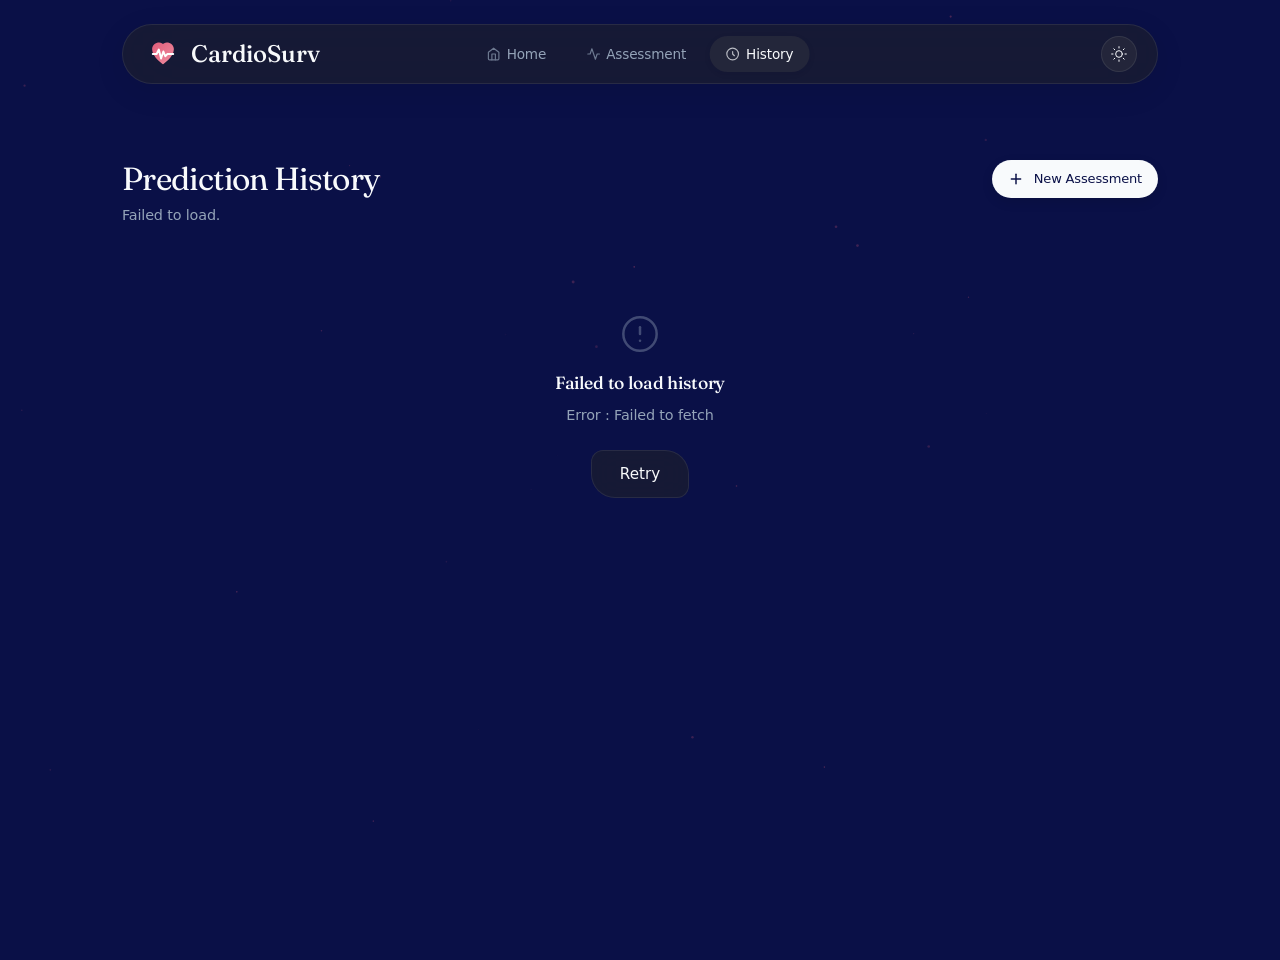
<file: frontend/history.html>
<!DOCTYPE html>
<html lang="en">
<head>
<meta charset="UTF-8">
<meta name="viewport" content="width=device-width, initial-scale=1.0">
<title>CardioSurv — History</title>
<link rel="icon" type="image/svg+xml" href="data:image/svg+xml,%3Csvg xmlns='http://www.w3.org/2000/svg' viewBox='0 0 100 100'%3E%3Cpath d='M50 82C50 82 16 59 16 35C16 22 27 14 38 14C44 14 50 19 50 19C50 19 56 14 62 14C73 14 84 22 84 35C84 59 50 82 50 82Z' fill='%23e05c7a'/%3E%3Cpolyline points='18,50 30,50 37,36 44,64 51,42 57,57 64,50 82,50' fill='none' stroke='white' stroke-width='5' stroke-linecap='round' stroke-linejoin='round'/%3E%3C/svg%3E">
<link rel="stylesheet" href="css/styles.css">
<script src="js/api.js" defer></script>
<style>
  /* Table tweaks */
  .risk-dot { width:8px;height:8px;border-radius:50%;display:inline-block;margin-right:5px;vertical-align:middle; }
  .risk-dot.low    { background:var(--risk-low); }
  .risk-dot.medium { background:var(--risk-med); }
  .risk-dot.high   { background:var(--risk-high); }

  tbody tr { cursor:pointer; }

  /* Modal detail grid */
  .detail-grid { display:grid;grid-template-columns:1fr 1fr;gap:12px; }
  @media(max-width:480px){ .detail-grid{grid-template-columns:1fr;} }
  .detail-item { background:var(--surface2);border-radius:var(--r);padding:12px 14px; }
  .detail-key { font-size:10px;font-weight:700;text-transform:uppercase;letter-spacing:0.09em;color:var(--muted2);margin-bottom:4px; }
  .detail-val { font-size:14px;font-weight:600;color:var(--text); }
  .modal-section-title {
    font-size:11px;font-weight:700;text-transform:uppercase;letter-spacing:0.1em;
    color:var(--accent2);margin:1.25rem 0 10px;
    padding-bottom:7px;border-bottom:1px solid var(--border2);
  }

  .modal-loading { display:flex;align-items:center;justify-content:center;padding:3rem;gap:10px;color:var(--muted2);font-size:13px; }

  /* Stats bar above table */
  .stats-row { display:flex;gap:12px;margin-bottom:1.25rem;flex-wrap:wrap; }
  .stat-pill {
    display:flex;align-items:center;gap:7px;padding:7px 14px;
    background:var(--surface);border:1px solid var(--border2);border-radius:99px;font-size:12px;font-weight:600;
    backdrop-filter:blur(16px);-webkit-backdrop-filter:blur(16px);
  }
  .stat-pill .dot { width:8px;height:8px;border-radius:50%; }

  .null-val { color:var(--muted);font-style:italic;font-weight:400;font-size:12px; }
</style>
</head>
<body>

<canvas id="bg-canvas"></canvas>
<div class="bg-glow"></div>

<!-- Topbar -->
<nav class="topbar">
  <a class="topbar-logo" href="index.html">
    <div class="topbar-logo-icon">
      <svg width="32" height="32" viewBox="0 0 100 100" fill="none">
        <path d="M50 82C50 82 16 59 16 35C16 22 27 14 38 14C44 14 50 19 50 19C50 19 56 14 62 14C73 14 84 22 84 35C84 59 50 82 50 82Z" fill="url(#hg)"/>
        <polyline points="18,50 30,50 37,36 44,64 51,42 57,57 64,50 82,50" fill="none" stroke="white" stroke-width="6" stroke-linecap="round" stroke-linejoin="round"/>
        <defs><linearGradient id="hg" x1="16" y1="14" x2="84" y2="82" gradientUnits="userSpaceOnUse"><stop stop-color="#e05c7a"/><stop offset="1" stop-color="#f08da0"/></linearGradient></defs>
      </svg>
    </div>
    <span class="topbar-logo-name">CardioSurv</span>
  </a>
  <div class="topbar-nav">
    <a href="index.html">
      <svg viewBox="0 0 24 24" fill="none" stroke="currentColor" stroke-width="2" stroke-linecap="round" stroke-linejoin="round"><path d="M3 9l9-7 9 7v11a2 2 0 0 1-2 2H5a2 2 0 0 1-2-2z"/><polyline points="9 22 9 12 15 12 15 22"/></svg>
      Home
    </a>
    <a href="predict.html">
      <svg viewBox="0 0 24 24" fill="none" stroke="currentColor" stroke-width="2" stroke-linecap="round" stroke-linejoin="round"><path d="M22 12h-4l-3 9L9 3l-3 9H2"/></svg>
      Assessment
    </a>
    <a href="history.html" class="active">
      <svg viewBox="0 0 24 24" fill="none" stroke="currentColor" stroke-width="2" stroke-linecap="round" stroke-linejoin="round"><path d="M12 8v4l3 3"/><circle cx="12" cy="12" r="10"/></svg>
      History
    </a>
  </div>
  <div class="topbar-actions">
    <button class="theme-btn" onclick="toggleTheme()" title="Toggle theme">
      <svg viewBox="0 0 24 24" fill="none" stroke="currentColor" stroke-width="2" stroke-linecap="round" stroke-linejoin="round"><circle cx="12" cy="12" r="5"/><line x1="12" y1="1" x2="12" y2="3"/><line x1="12" y1="21" x2="12" y2="23"/><line x1="4.22" y1="4.22" x2="5.64" y2="5.64"/><line x1="18.36" y1="18.36" x2="19.78" y2="19.78"/><line x1="1" y1="12" x2="3" y2="12"/><line x1="21" y1="12" x2="23" y2="12"/><line x1="4.22" y1="19.78" x2="5.64" y2="18.36"/><line x1="18.36" y1="5.64" x2="19.78" y2="4.22"/></svg>
    </button>
  </div>
</nav>

<!-- Main -->
<div class="inner-page">
  <div class="container-lg">

    <div class="section-header" style="display:flex;align-items:flex-start;justify-content:space-between;flex-wrap:wrap;gap:12px;">
      <div>
        <h1 class="section-title">Prediction History</h1>
        <p class="section-sub" id="history-sub">Loading records…</p>
      </div>
      <a href="predict.html" class="btn btn-primary" style="font-size:13px;padding:9px 16px;">
        <svg width="14" height="14" viewBox="0 0 24 24" fill="none" stroke="currentColor" stroke-width="2.2" stroke-linecap="round" stroke-linejoin="round"><line x1="12" y1="5" x2="12" y2="19"/><line x1="5" y1="12" x2="19" y2="12"/></svg>
        New Assessment
      </a>
    </div>

    <!-- Stats pills -->
    <div class="stats-row" id="stats-row" style="display:none;"></div>

    <!-- Loading state -->
    <div id="table-loading" style="text-align:center;padding:3rem;color:var(--muted2);">
      <div style="display:inline-flex;align-items:center;gap:10px;">
        <div class="spin" style="width:20px;height:20px;border:2px solid var(--border2);border-top-color:var(--accent);border-radius:50%;animation:spin 0.7s linear infinite;flex-shrink:0;"></div>
        <span style="font-size:13px;">Fetching history…</span>
      </div>
    </div>

    <!-- Empty state -->
    <div id="empty-state" class="empty-state" style="display:none;">
      <svg viewBox="0 0 24 24" fill="none" stroke="currentColor" stroke-width="1.5" stroke-linecap="round" stroke-linejoin="round"><path d="M12 8v4l3 3"/><circle cx="12" cy="12" r="10"/></svg>
      <h3>No predictions yet</h3>
      <p>Run a patient assessment to see results here.</p>
      <a href="predict.html" class="btn btn-primary" style="margin-top:1.5rem;">Start Assessment</a>
    </div>

    <!-- Error state -->
    <div id="error-state" class="empty-state" style="display:none;">
      <svg viewBox="0 0 24 24" fill="none" stroke="currentColor" stroke-width="1.5" stroke-linecap="round" stroke-linejoin="round"><circle cx="12" cy="12" r="10"/><line x1="12" y1="8" x2="12" y2="12"/><line x1="12" y1="16" x2="12.01" y2="16"/></svg>
      <h3>Failed to load history</h3>
      <p id="error-msg">Could not connect to the API.</p>
      <button class="btn btn-secondary" style="margin-top:1.5rem;" onclick="loadPage(currentPage)">Retry</button>
    </div>

    <!-- Table -->
    <div id="table-wrap" style="display:none;">
      <div class="card" style="overflow:hidden;padding:0;">
        <div class="table-wrap">
          <table>
            <thead>
              <tr>
                <th>Date</th>
                <th>Patient ID</th>
                <th>Risk</th>
                <th>Confidence</th>
                <th>Branch</th>
                <th>Intervention</th>
                <th>Survival Improvement</th>
              </tr>
            </thead>
            <tbody id="history-tbody"></tbody>
          </table>
        </div>
      </div>
      <!-- Pagination -->
      <div class="pagination" id="pagination"></div>
    </div>

  </div>
</div>

<!-- ── PATIENT MODAL ── -->
<div class="modal-overlay" id="modal-overlay" onclick="closeModal(event)">
  <div class="modal" role="dialog" aria-labelledby="modal-title-text" aria-modal="true">
    <div class="modal-header">
      <div>
        <div class="modal-title" id="modal-title-text">Patient Record</div>
        <div style="font-size:11px;color:var(--muted2);margin-top:2px;font-family:monospace;" id="modal-patient-id"></div>
      </div>
      <button class="modal-close" onclick="closeModalDirect()" aria-label="Close">
        <svg viewBox="0 0 24 24" fill="none" stroke="currentColor" stroke-width="2" stroke-linecap="round" stroke-linejoin="round"><line x1="18" y1="6" x2="6" y2="18"/><line x1="6" y1="6" x2="18" y2="18"/></svg>
      </button>
    </div>
    <div class="modal-body" id="modal-body">
      <div class="modal-loading">
        <div class="spin" style="width:20px;height:20px;border:2px solid var(--border2);border-top-color:var(--accent);border-radius:50%;animation:spin 0.7s linear infinite;flex-shrink:0;"></div>
        Loading patient record…
      </div>
    </div>
  </div>
</div>


<script>
// Theme
(function(){ const s = localStorage.getItem('cardiosurv-theme'); if (s === 'light') document.body.classList.add('light'); })();
function toggleTheme() { const l = document.body.classList.toggle('light'); localStorage.setItem('cardiosurv-theme', l ? 'light' : 'dark'); }

// Particle canvas
(function(){
  const canvas = document.getElementById('bg-canvas');
  const ctx = canvas.getContext('2d');
  let W, H, particles = [];
  function resize() { W = canvas.width = window.innerWidth; H = canvas.height = window.innerHeight; }
  resize();
  window.addEventListener('resize', resize);
  for (let i = 0; i < 30; i++) {
    particles.push({ x: Math.random()*1000, y: Math.random()*1000, r: Math.random()*1.2+0.3, vx: (Math.random()-0.5)*0.10, vy: (Math.random()-0.5)*0.10, o: Math.random()*0.3+0.04 });
  }
  function draw() {
    ctx.clearRect(0, 0, W, H);
    particles.forEach(p => {
      p.x += p.vx; p.y += p.vy;
      if (p.x < 0) p.x = W; if (p.x > W) p.x = 0;
      if (p.y < 0) p.y = H; if (p.y > H) p.y = 0;
      ctx.beginPath(); ctx.arc(p.x, p.y, p.r, 0, Math.PI*2);
      ctx.fillStyle = `rgba(224,92,122,${p.o})`; ctx.fill();
    });
    requestAnimationFrame(draw);
  }
  draw();
})();

// ── STATE ────────────────────────────────────────────────────
let currentPage = 1;
let totalPages  = 1;

// ── HELPERS ──────────────────────────────────────────────────
function pct(v) { return v != null ? Math.round(v * 100) + '%' : '<span class="null-val">—</span>'; }
function fmtDate(iso) {
  if (!iso) return '—';
  return new Date(iso).toLocaleString(undefined, { year:'numeric', month:'short', day:'numeric', hour:'2-digit', minute:'2-digit' });
}
function shortId(id) { return id ? id.slice(0,8) + '…' : '—'; }
function riskDot(cat) {
  const cls = cat ? cat.toLowerCase() : '';
  return `<span class="risk-dot ${cls}"></span>${cat || '—'}`;
}
function improvementBadge(v) {
  if (v == null) return '<span class="null-val">—</span>';
  const pv = Math.round(v * 100);
  const color = pv > 0 ? 'var(--green)' : 'var(--muted2)';
  return `<span style="color:${color};font-weight:700;">${pv > 0 ? '+' : ''}${pv}%</span>`;
}
function nullVal(v) {
  if (v == null || v === '') return '<span class="null-val">—</span>';
  return String(v);
}

// ── LOAD PAGE ────────────────────────────────────────────────
async function loadPage(page) {
  currentPage = page;
  document.getElementById('table-loading').style.display = 'block';
  document.getElementById('table-wrap').style.display    = 'none';
  document.getElementById('empty-state').style.display   = 'none';
  document.getElementById('error-state').style.display   = 'none';
  document.getElementById('stats-row').style.display     = 'none';

  try {
    const data = await getHistory(page);
    document.getElementById('table-loading').style.display = 'none';

    if (!data.items || data.items.length === 0) {
      document.getElementById('empty-state').style.display = 'block';
      document.getElementById('history-sub').textContent   = 'No records found.';
      return;
    }

    document.getElementById('history-sub').textContent =
      `${data.total} record${data.total !== 1 ? 's' : ''} · Page ${data.page} of ${Math.ceil(data.total / data.size)}`;
    totalPages = Math.ceil(data.total / data.size);

    buildStats(data.items);

    const tbody = document.getElementById('history-tbody');
    tbody.innerHTML = '';
    data.items.forEach(item => {
      const tr = document.createElement('tr');
      tr.innerHTML = `
        <td style="white-space:nowrap;font-size:12px;">${fmtDate(item.created_at)}</td>
        <td style="font-family:monospace;font-size:11px;color:var(--muted2);" title="${item.patient_id}">${shortId(item.patient_id)}</td>
        <td>${riskDot(item.risk_category)}</td>
        <td>${item.confidence != null ? Math.round(item.confidence * 100) + '%' : '<span class="null-val">—</span>'}</td>
        <td>${nullVal(item.branch)}</td>
        <td style="max-width:180px;overflow:hidden;text-overflow:ellipsis;white-space:nowrap;" title="${item.intervention_type||''}">${nullVal(item.intervention_type)}</td>
        <td>${improvementBadge(item.survival_improvement)}</td>
      `;
      tr.addEventListener('click', () => openPatientModal(item.patient_id));
      tbody.appendChild(tr);
    });

    renderPagination(data.page, totalPages);

    document.getElementById('table-wrap').style.display = 'block';
    document.getElementById('stats-row').style.display  = 'flex';

  } catch(err) {
    document.getElementById('table-loading').style.display = 'none';
    document.getElementById('error-state').style.display   = 'block';
    document.getElementById('error-msg').textContent = `Error ${err.status || ''}: ${err.message}`;
    document.getElementById('history-sub').textContent = 'Failed to load.';
  }
}

function buildStats(items) {
  const counts = { Low:0, Medium:0, High:0 };
  items.forEach(i => { if (i.risk_category && counts[i.risk_category] !== undefined) counts[i.risk_category]++; });
  const colors = { Low:'var(--risk-low)', Medium:'var(--risk-med)', High:'var(--risk-high)' };
  const row = document.getElementById('stats-row');
  row.innerHTML = Object.entries(counts).filter(([,v])=>v>0).map(([k,v]) =>
    `<div class="stat-pill"><span class="dot" style="background:${colors[k]};"></span><span>${k}: ${v}</span></div>`
  ).join('');
}

function renderPagination(current, total) {
  const pg = document.getElementById('pagination');
  if (total <= 1) { pg.innerHTML = ''; return; }
  let html = '';
  html += `<button class="page-btn" onclick="loadPage(${current-1})" ${current===1?'disabled':''}>
    <svg width="14" height="14" viewBox="0 0 24 24" fill="none" stroke="currentColor" stroke-width="2.5" stroke-linecap="round" stroke-linejoin="round"><polyline points="15 18 9 12 15 6"/></svg>
  </button>`;
  const range = [];
  for (let i=1;i<=total;i++) {
    if (i===1||i===total||Math.abs(i-current)<=1) range.push(i);
    else if (range[range.length-1]!=='...') range.push('...');
  }
  range.forEach(p => {
    if (p==='...') html += `<span class="page-info">…</span>`;
    else html += `<button class="page-btn${p===current?' active':''}" onclick="loadPage(${p})">${p}</button>`;
  });
  html += `<button class="page-btn" onclick="loadPage(${current+1})" ${current===total?'disabled':''}>
    <svg width="14" height="14" viewBox="0 0 24 24" fill="none" stroke="currentColor" stroke-width="2.5" stroke-linecap="round" stroke-linejoin="round"><polyline points="9 18 15 12 9 6"/></svg>
  </button>`;
  pg.innerHTML = html;
}

// ── MODAL ────────────────────────────────────────────────────
async function openPatientModal(patientId) {
  const overlay = document.getElementById('modal-overlay');
  const body    = document.getElementById('modal-body');
  document.getElementById('modal-patient-id').textContent = patientId;
  body.innerHTML = `<div class="modal-loading"><div class="spin" style="width:20px;height:20px;border:2px solid var(--border2);border-top-color:var(--accent);border-radius:50%;animation:spin 0.7s linear infinite;flex-shrink:0;"></div> Loading patient record…</div>`;
  overlay.classList.add('open');
  document.body.style.overflow = 'hidden';

  try {
    const data = await getPatient(patientId);
    renderPatientModal(data);
  } catch(err) {
    body.innerHTML = `
      <div class="empty-state" style="padding:2rem;">
        <svg viewBox="0 0 24 24" fill="none" stroke="currentColor" stroke-width="1.5" stroke-linecap="round" stroke-linejoin="round" style="width:40px;height:40px;"><circle cx="12" cy="12" r="10"/><line x1="12" y1="8" x2="12" y2="12"/><line x1="12" y1="16" x2="12.01" y2="16"/></svg>
        <h3 style="font-size:15px;">Failed to load record</h3>
        <p style="font-size:12px;">${err.message}</p>
      </div>`;
  }
}

function renderPatientModal(d) {
  const body = document.getElementById('modal-body');
  let html = '';

  if (d.vitals) {
    const v = d.vitals;
    html += `<div class="modal-section-title">Vitals</div>
    <div class="detail-grid">
      ${[['Age',v.age],['Sex',v.sex],['Chest Pain',v.chest_pain_type],['Resting BP',v.resting_bp+' mmHg'],
         ['Cholesterol',v.cholesterol+' mg/dL'],['Fasting BS',v.fasting_bs],['Resting ECG',v.resting_ecg],
         ['Max HR',v.max_hr],['Exercise Angina',v.exercise_angina],['Oldpeak',v.oldpeak],['ST Slope',v.st_slope]
        ].map(([k,val])=>`<div class="detail-item"><div class="detail-key">${k}</div><div class="detail-val">${nullVal(val)}</div></div>`).join('')}
    </div>`;
  }

  if (d.predictions && d.predictions.length) {
    html += `<div class="modal-section-title">Predictions (${d.predictions.length})</div>`;
    d.predictions.forEach(p => {
      const cat = p.risk_category || '';
      const clr = {Low:'var(--risk-low)',Medium:'var(--risk-med)',High:'var(--risk-high)'}[cat]||'var(--text)';
      html += `<div class="detail-item" style="margin-bottom:8px;">
        <div style="display:flex;align-items:center;justify-content:space-between;flex-wrap:wrap;gap:6px;">
          <span style="font-size:13px;font-weight:700;color:${clr};">${cat} Risk</span>
          <span style="font-size:11px;color:var(--muted2);">${Math.round((p.confidence||0)*100)}% confidence</span>
        </div>
        <div style="font-size:11px;color:var(--muted2);margin-top:4px;">${fmtDate(p.created_at)} · ${p.model_version||''}</div>
      </div>`;
    });
  }

  if (d.recommendations && d.recommendations.length) {
    html += `<div class="modal-section-title">Recommendations (${d.recommendations.length})</div>`;
    d.recommendations.forEach(r => {
      html += `<div class="detail-item" style="margin-bottom:8px;">
        <div style="display:flex;align-items:center;justify-content:space-between;flex-wrap:wrap;gap:6px;margin-bottom:6px;">
          <span style="font-size:13px;font-weight:700;">${r.branch||'—'}</span>
          <span style="font-size:11px;background:var(--accent-dim);color:var(--accent2);padding:2px 8px;border-radius:99px;">${r.intensity||r.intensity_level||'—'}</span>
        </div>
        <div style="font-size:12px;color:var(--muted2);margin-bottom:4px;word-break:break-word;">${r.intervention_type||'—'}</div>
        <div style="display:flex;gap:12px;font-size:12px;font-weight:600;">
          <span style="color:var(--risk-high);">Without: ${pct(r.survival_without)}</span>
          <span style="color:var(--risk-low);">With: ${pct(r.survival_with)}</span>
        </div>
        ${r.grace_score!=null?`<div style="font-size:11px;color:var(--muted2);margin-top:4px;">GRACE: ${r.grace_score} · ${r.grace_risk_category||''}</div>`:''}
        ${r.bed_gy!=null?`<div style="font-size:11px;color:var(--muted2);margin-top:2px;">BED: ${r.bed_gy} Gy</div>`:''}
        <div style="font-size:10px;color:var(--muted);margin-top:4px;">${fmtDate(r.created_at)}</div>
      </div>`;
    });
  }

  if (!html) html = '<p style="color:var(--muted2);font-size:13px;">No detailed data available.</p>';
  body.innerHTML = html;
}

function closeModal(event) {
  if (event.target === document.getElementById('modal-overlay')) closeModalDirect();
}
function closeModalDirect() {
  document.getElementById('modal-overlay').classList.remove('open');
  document.body.style.overflow = '';
}
document.addEventListener('keydown', e => { if (e.key === 'Escape') closeModalDirect(); });

// ── INIT ─────────────────────────────────────────────────────
document.addEventListener('DOMContentLoaded', () => loadPage(1));
</script>
</body>
</html>
</file>
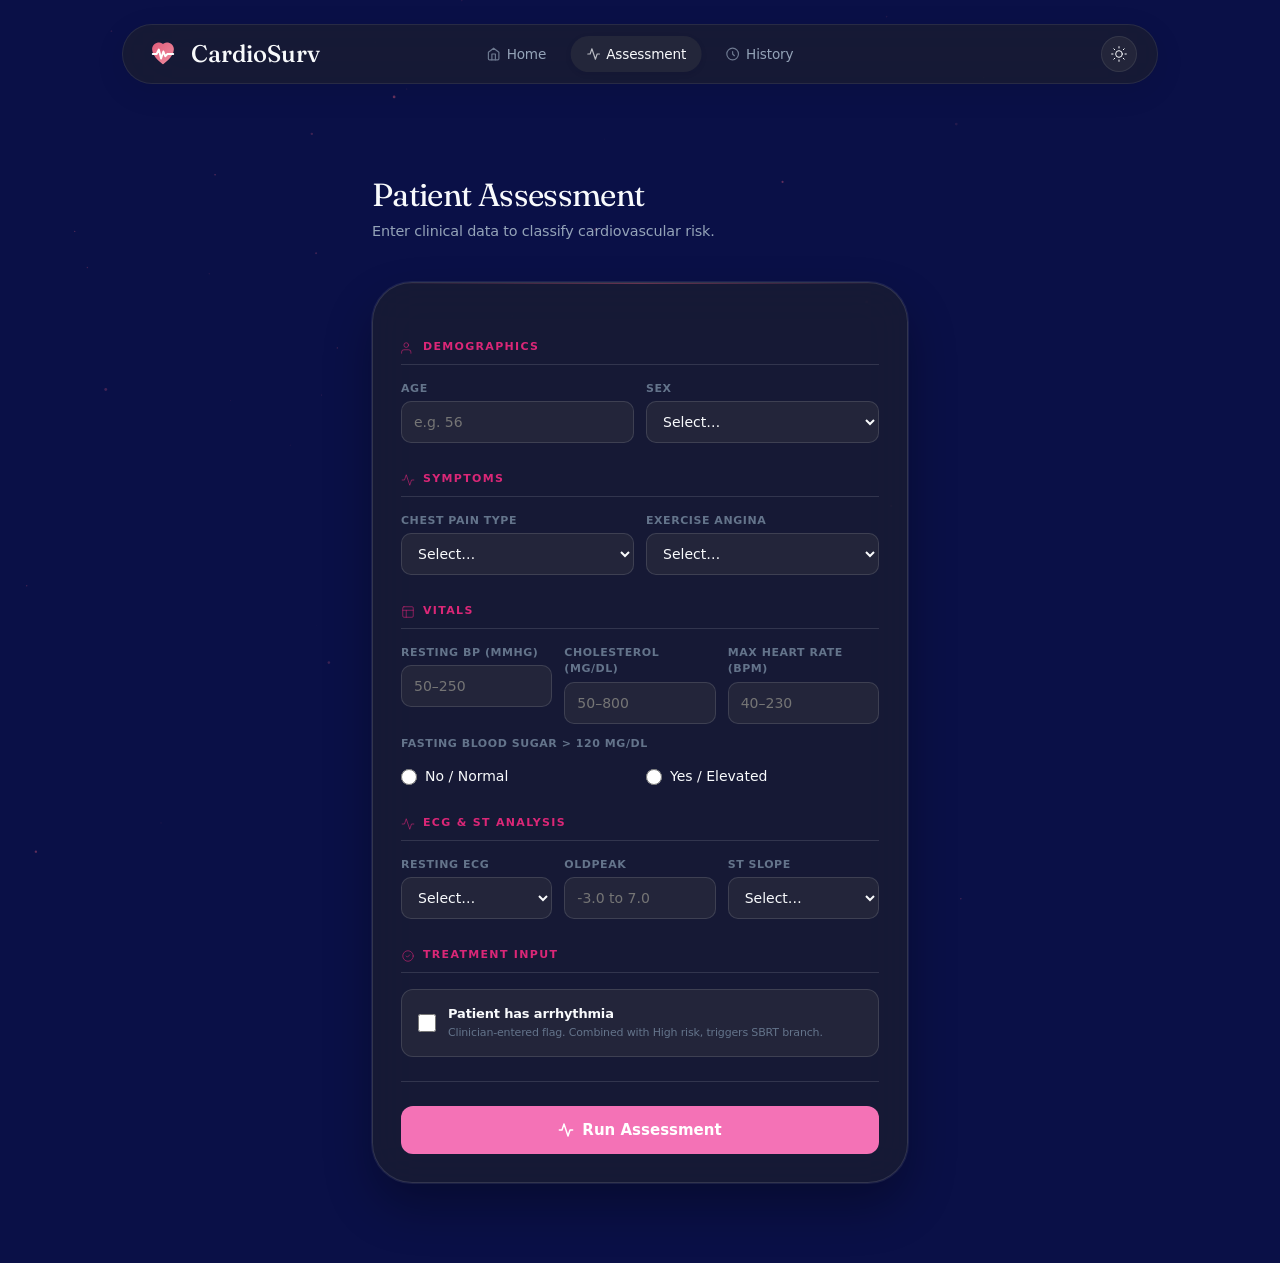
<file: frontend/predict.html>
<!DOCTYPE html>
<html lang="en">
<head>
<meta charset="UTF-8">
<meta name="viewport" content="width=device-width, initial-scale=1.0">
<title>CardioSurv — Patient Assessment</title>
<link rel="icon" type="image/svg+xml" href="data:image/svg+xml,%3Csvg xmlns='http://www.w3.org/2000/svg' viewBox='0 0 100 100'%3E%3Cpath d='M50 82C50 82 16 59 16 35C16 22 27 14 38 14C44 14 50 19 50 19C50 19 56 14 62 14C73 14 84 22 84 35C84 59 50 82 50 82Z' fill='%23e05c7a'/%3E%3Cpolyline points='18,50 30,50 37,36 44,64 51,42 57,57 64,50 82,50' fill='none' stroke='white' stroke-width='5' stroke-linecap='round' stroke-linejoin='round'/%3E%3C/svg%3E">
<link rel="stylesheet" href="css/styles.css">
<script src="js/api.js" defer></script>
<style>
  .form-section-title {
    font-size: 11px; font-weight: 700; text-transform: uppercase;
    letter-spacing: 0.12em; color: var(--accent2);
    margin: 1.75rem 0 1rem; padding-bottom: 8px;
    border-bottom: 1px solid var(--border2);
    display: flex; align-items: center; gap: 8px;
  }
  .form-section-title svg { width: 14px; height: 14px; }
  .form-card {
    background: var(--surface); border: 1px solid var(--border2);
    border-radius: var(--r-lg); padding: 1.75rem;
    position: relative; overflow: hidden;
    box-shadow: 0 0 0 1px var(--border), 0 24px 48px rgba(0,0,0,0.3);
  }
  .form-card::before {
    content:''; position:absolute; top:0;left:0;right:0; height:1px;
    background:linear-gradient(90deg,transparent,rgba(224,92,122,0.4),transparent);
  }
  .step-indicator {
    display: flex; align-items: center; gap: 0; margin-bottom: 1.75rem;
  }
  .step { display:flex;align-items:center;gap:8px;font-size:12px;font-weight:500; }
  .step-num {
    width:24px;height:24px;border-radius:50%;border:1.5px solid var(--border2);
    background:var(--surface2);color:var(--muted2);
    display:flex;align-items:center;justify-content:center;font-size:11px;font-weight:700;
  }
  .step.active .step-num { border-color:var(--accent);background:var(--accent-dim);color:var(--accent2); }
  .step.active .step-label { color:var(--text); }
  .step-label { color:var(--muted2); }
  .step-line { flex:1;height:1px;background:var(--border2);margin:0 8px; }
  .arrhythmia-row {
    background:var(--surface2);border:1px solid var(--border2);border-radius:var(--r);
    padding:14px 16px;display:flex;align-items:center;gap:12px;cursor:pointer;transition:all 0.2s;
    margin-bottom:14px;
  }
  .arrhythmia-row:hover { border-color:var(--accent);background:var(--accent-dim); }
  .arrhythmia-row input[type=checkbox] { width:18px;height:18px;accent-color:var(--accent);flex-shrink:0;cursor:pointer; }
  .arrhythmia-row .ar-text { flex:1; }
  .arrhythmia-row .ar-title { font-size:13px;font-weight:600;color:var(--text); }
  .arrhythmia-row .ar-sub { font-size:11px;color:var(--muted2);margin-top:2px; }
  .submit-area { margin-top:1.5rem;border-top:1px solid var(--border2);padding-top:1.5rem; }
  #form-error { display:none;margin-bottom:1rem; }
</style>
</head>
<body>

<canvas id="bg-canvas"></canvas>
<div class="bg-glow"></div>

<!-- Topbar -->
<nav class="topbar">
  <a class="topbar-logo" href="index.html">
    <div class="topbar-logo-icon">
      <svg width="32" height="32" viewBox="0 0 100 100" fill="none">
        <path d="M50 82C50 82 16 59 16 35C16 22 27 14 38 14C44 14 50 19 50 19C50 19 56 14 62 14C73 14 84 22 84 35C84 59 50 82 50 82Z" fill="url(#hg)"/>
        <polyline points="18,50 30,50 37,36 44,64 51,42 57,57 64,50 82,50" fill="none" stroke="white" stroke-width="6" stroke-linecap="round" stroke-linejoin="round"/>
        <defs><linearGradient id="hg" x1="16" y1="14" x2="84" y2="82" gradientUnits="userSpaceOnUse"><stop stop-color="#e05c7a"/><stop offset="1" stop-color="#f08da0"/></linearGradient></defs>
      </svg>
    </div>
    <span class="topbar-logo-name">CardioSurv</span>
  </a>
  <div class="topbar-nav">
    <a href="index.html">
      <svg viewBox="0 0 24 24" fill="none" stroke="currentColor" stroke-width="2" stroke-linecap="round" stroke-linejoin="round"><path d="M3 9l9-7 9 7v11a2 2 0 0 1-2 2H5a2 2 0 0 1-2-2z"/><polyline points="9 22 9 12 15 12 15 22"/></svg>
      Home
    </a>
    <a href="predict.html" class="active">
      <svg viewBox="0 0 24 24" fill="none" stroke="currentColor" stroke-width="2" stroke-linecap="round" stroke-linejoin="round"><path d="M22 12h-4l-3 9L9 3l-3 9H2"/></svg>
      Assessment
    </a>
    <a href="history.html">
      <svg viewBox="0 0 24 24" fill="none" stroke="currentColor" stroke-width="2" stroke-linecap="round" stroke-linejoin="round"><path d="M12 8v4l3 3"/><circle cx="12" cy="12" r="10"/></svg>
      History
    </a>
  </div>
  <div class="topbar-actions">
    <button class="theme-btn" onclick="toggleTheme()" title="Toggle theme">
      <svg viewBox="0 0 24 24" fill="none" stroke="currentColor" stroke-width="2" stroke-linecap="round" stroke-linejoin="round"><circle cx="12" cy="12" r="5"/><line x1="12" y1="1" x2="12" y2="3"/><line x1="12" y1="21" x2="12" y2="23"/><line x1="4.22" y1="4.22" x2="5.64" y2="5.64"/><line x1="18.36" y1="18.36" x2="19.78" y2="19.78"/><line x1="1" y1="12" x2="3" y2="12"/><line x1="21" y1="12" x2="23" y2="12"/><line x1="4.22" y1="19.78" x2="5.64" y2="18.36"/><line x1="18.36" y1="5.64" x2="19.78" y2="4.22"/></svg>
    </button>
  </div>
</nav>

<!-- Main -->
<div class="inner-page">
  <div class="predict-page-container">
    <div class="container">

      <div class="section-header">
        <h1 class="section-title">Patient Assessment</h1>
        <p class="section-sub">Enter clinical data to classify cardiovascular risk.</p>
      </div>

      <div class="form-card" style="width:100%;">

        <!-- ── Demographics ── -->
        <div class="form-section-title">
          <svg viewBox="0 0 24 24" fill="none" stroke="currentColor" stroke-linecap="round" stroke-linejoin="round"><path d="M17 21v-2a4 4 0 0 0-4-4H5a4 4 0 0 0-4 4v2"/><circle cx="9" cy="7" r="4"/></svg>
          Demographics
        </div>
        <div class="grid-2">
          <!-- Each field includes an error message span below the input -->
          <div class="field" id="field-age">
            <label for="age">Age</label>
            <input type="number" id="age" name="age" placeholder="e.g. 56" min="1" max="120">
            <span class="field-error-msg" id="err-age"></span>
          </div>
          <div class="field" id="field-sex">
            <label for="sex">Sex</label>
            <select id="sex" name="sex">
              <option value="">Select…</option>
              <option value="M">M — Male</option>
              <option value="F">F — Female</option>
            </select>
            <span class="field-error-msg" id="err-sex"></span>
          </div>
        </div>

        <!-- ── Symptoms ── -->
        <div class="form-section-title">
          <svg viewBox="0 0 24 24" fill="none" stroke="currentColor" stroke-linecap="round" stroke-linejoin="round"><path d="M22 12h-4l-3 9L9 3l-3 9H2"/></svg>
          Symptoms
        </div>
        <div class="grid-2">
          <div class="field" id="field-chest_pain_type">
            <label for="chest_pain_type">Chest Pain Type</label>
            <select id="chest_pain_type" name="chest_pain_type">
              <option value="">Select…</option>
              <option value="TA">TA — Typical Angina</option>
              <option value="ATA">ATA — Atypical Angina</option>
              <option value="NAP">NAP — Non-Anginal Pain</option>
              <option value="ASY">ASY — Asymptomatic</option>
            </select>
            <span class="field-error-msg" id="err-chest_pain_type"></span>
          </div>
          <div class="field" id="field-exercise_angina">
            <label for="exercise_angina">Exercise Angina</label>
            <select id="exercise_angina" name="exercise_angina">
              <option value="">Select…</option>
              <option value="N">N — No</option>
              <option value="Y">Y — Yes</option>
            </select>
            <span class="field-error-msg" id="err-exercise_angina"></span>
          </div>
        </div>

        <!-- ── Vitals ── -->
        <div class="form-section-title">
          <svg viewBox="0 0 24 24" fill="none" stroke="currentColor" stroke-linecap="round" stroke-linejoin="round"><rect x="3" y="3" width="18" height="18" rx="2"/><path d="M3 9h18M9 21V9"/></svg>
          Vitals
        </div>
        <div class="grid-3">
          <div class="field" id="field-resting_bp">
            <label for="resting_bp">Resting BP (mmHg)</label>
            <input type="number" id="resting_bp" name="resting_bp" placeholder="50–250" min="50" max="250">
            <span class="field-error-msg" id="err-resting_bp"></span>
          </div>
          <div class="field" id="field-cholesterol">
            <label for="cholesterol">Cholesterol (mg/dL)</label>
            <input type="number" id="cholesterol" name="cholesterol" placeholder="50–800" min="50" max="800">
            <span class="field-error-msg" id="err-cholesterol"></span>
          </div>
          <div class="field" id="field-max_hr">
            <label for="max_hr">Max Heart Rate (bpm)</label>
            <input type="number" id="max_hr" name="max_hr" placeholder="40–230" min="40" max="230">
            <span class="field-error-msg" id="err-max_hr"></span>
          </div>
        </div>

        <!-- Fasting Blood Sugar -->
        <div class="field" id="field-fasting_bs" style="margin-top:12px;">
          <label>Fasting Blood Sugar &gt; 120 mg/dL</label>
          <div class="grid-2" style="margin-top:4px;">
            <div class="radio-option">
              <input type="radio" id="fbs0" name="fasting_bs" value="0">
              <label for="fbs0">No / Normal</label>
            </div>
            <div class="radio-option">
              <input type="radio" id="fbs1" name="fasting_bs" value="1">
              <label for="fbs1">Yes / Elevated</label>
            </div>
          </div>
          <span class="field-error-msg" id="err-fasting_bs"></span>
        </div>

        <!-- ── ECG & ST Analysis ── -->
        <div class="form-section-title">
          <svg viewBox="0 0 24 24" fill="none" stroke="currentColor" stroke-linecap="round" stroke-linejoin="round"><polyline points="22 12 18 12 15 21 9 3 6 12 2 12"/></svg>
          ECG &amp; ST Analysis
        </div>
        <div class="grid-3">
          <div class="field" id="field-resting_ecg">
            <label for="resting_ecg">Resting ECG</label>
            <select id="resting_ecg" name="resting_ecg">
              <option value="">Select…</option>
              <option value="Normal">Normal</option>
              <option value="ST">ST — ST-T abnormality</option>
              <option value="LVH">LVH — Left ventricular hypertrophy</option>
            </select>
            <span class="field-error-msg" id="err-resting_ecg"></span>
          </div>
          <div class="field" id="field-oldpeak">
            <label for="oldpeak">Oldpeak</label>
            <input type="number" id="oldpeak" name="oldpeak" placeholder="-3.0 to 7.0" step="0.1" min="-3" max="7">
            <span class="field-error-msg" id="err-oldpeak"></span>
          </div>
          <div class="field" id="field-st_slope">
            <label for="st_slope">ST Slope</label>
            <select id="st_slope" name="st_slope">
              <option value="">Select…</option>
              <option value="Up">Up</option>
              <option value="Flat">Flat</option>
              <option value="Down">Down</option>
            </select>
            <span class="field-error-msg" id="err-st_slope"></span>
          </div>
        </div>

        <!-- ── Treatment Input ── -->
        <div class="form-section-title">
          <svg viewBox="0 0 24 24" fill="none" stroke="currentColor" stroke-linecap="round" stroke-linejoin="round"><path d="M9 12l2 2 4-4m6 2a9 9 0 11-18 0 9 9 0 0118 0z"/></svg>
          Treatment Input
        </div>
        <label class="arrhythmia-row" for="has_arrhythmia">
          <input type="checkbox" id="has_arrhythmia" name="has_arrhythmia">
          <div class="ar-text">
            <div class="ar-title">Patient has arrhythmia</div>
            <div class="ar-sub">Clinician-entered flag. Combined with High risk, triggers SBRT branch.</div>
          </div>
        </label>

        <!-- Submit -->
        <div class="submit-area">
          <div id="form-error" class="msg err"></div>
          <button id="submit-btn" onclick="handleSubmit()">
            <svg width="16" height="16" viewBox="0 0 24 24" fill="none" stroke="currentColor" stroke-width="2.2" stroke-linecap="round" stroke-linejoin="round"><path d="M22 12h-4l-3 9L9 3l-3 9H2"/></svg>
            Run Assessment
          </button>
        </div>

      </div><!-- /form-card -->
    </div><!-- /container -->
  </div><!-- /predict-page-container -->
</div><!-- /inner-page -->


<script>
// Theme
(function(){ const s = localStorage.getItem('cardiosurv-theme'); if (s === 'light') document.body.classList.add('light'); })();
function toggleTheme() { const l = document.body.classList.toggle('light'); localStorage.setItem('cardiosurv-theme', l ? 'light' : 'dark'); }

// Particle canvas
(function(){
  const canvas = document.getElementById('bg-canvas');
  const ctx = canvas.getContext('2d');
  let W, H, particles = [];
  function resize() { W = canvas.width = window.innerWidth; H = canvas.height = window.innerHeight; }
  resize();
  window.addEventListener('resize', resize);
  for (let i = 0; i < 40; i++) {
    particles.push({ x: Math.random()*1000, y: Math.random()*1000, r: Math.random()*1.2+0.3, vx: (Math.random()-0.5)*0.12, vy: (Math.random()-0.5)*0.12, o: Math.random()*0.4+0.05 });
  }
  function draw() {
    ctx.clearRect(0, 0, W, H);
    particles.forEach(p => {
      p.x += p.vx; p.y += p.vy;
      if (p.x < 0) p.x = W; if (p.x > W) p.x = 0;
      if (p.y < 0) p.y = H; if (p.y > H) p.y = 0;
      ctx.beginPath(); ctx.arc(p.x, p.y, p.r, 0, Math.PI*2);
      ctx.fillStyle = `rgba(224,92,122,${p.o})`; ctx.fill();
    });
    requestAnimationFrame(draw);
  }
  draw();
})();

// ── FORM HELPERS ────────────────────────────────────────────
// setFieldError — shows or hides the inline error message for a field
function setFieldError(name, msg) {
  const wrap  = document.getElementById('field-' + name);
  const errEl = document.getElementById('err-' + name);
  if (!wrap) return;
  if (msg) {
    wrap.classList.add('has-error');
    if (errEl) { errEl.textContent = msg; errEl.style.display = 'block'; }
  } else {
    wrap.classList.remove('has-error');
    if (errEl) { errEl.textContent = ''; errEl.style.display = 'none'; }
  }
}

function clearAllErrors() {
  ['age','sex','chest_pain_type','resting_bp','cholesterol','fasting_bs',
   'resting_ecg','max_hr','exercise_angina','oldpeak','st_slope'].forEach(k => setFieldError(k, null));
  const fe = document.getElementById('form-error');
  fe.style.display = 'none'; fe.textContent = '';
}

function getFormData() {
  const fbsEl = document.querySelector('input[name="fasting_bs"]:checked');
  return {
    age:             document.getElementById('age').value.trim(),
    sex:             document.getElementById('sex').value,
    chest_pain_type: document.getElementById('chest_pain_type').value,
    resting_bp:      document.getElementById('resting_bp').value.trim(),
    cholesterol:     document.getElementById('cholesterol').value.trim(),
    fasting_bs:      fbsEl ? fbsEl.value : '',
    resting_ecg:     document.getElementById('resting_ecg').value,
    max_hr:          document.getElementById('max_hr').value.trim(),
    exercise_angina: document.getElementById('exercise_angina').value,
    oldpeak:         document.getElementById('oldpeak').value.trim(),
    st_slope:        document.getElementById('st_slope').value,
  };
}

function coerceFormData(raw) {
  return {
    age:             parseInt(raw.age),
    sex:             raw.sex,
    chest_pain_type: raw.chest_pain_type,
    resting_bp:      parseInt(raw.resting_bp),
    cholesterol:     parseInt(raw.cholesterol),
    fasting_bs:      parseInt(raw.fasting_bs),
    resting_ecg:     raw.resting_ecg,
    max_hr:          parseInt(raw.max_hr),
    exercise_angina: raw.exercise_angina,
    oldpeak:         parseFloat(raw.oldpeak),
    st_slope:        raw.st_slope,
  };
}

// ── SUBMIT ──────────────────────────────────────────────────
async function handleSubmit() {
  clearAllErrors();
  const raw = getFormData();

  const { valid, errors } = validatePredictForm(raw);
  if (!valid) {
    Object.entries(errors).forEach(([k, v]) => setFieldError(k, v));
    const fe = document.getElementById('form-error');
    fe.textContent = 'Please fix the highlighted fields before submitting.';
    fe.style.display = 'block';
    const firstErr = document.querySelector('.has-error');
    if (firstErr) firstErr.scrollIntoView({ behavior: 'smooth', block: 'center' });
    return;
  }

  const body = coerceFormData(raw);
  const hasArrhythmia = document.getElementById('has_arrhythmia').checked;

  const btn = document.getElementById('submit-btn');
  btn.disabled = true;
  btn.classList.add('loading');
  btn.innerHTML = '<div class="btn-spinner"></div> Analysing…';

  try {
    // Step 1: predict
    const predictResult = await submitPredict(body);

    // Step 2: recommend
    // Step 2: store predict result first, then request recommendation.

    // If recommend fails, navigation still proceeds; results.html handles null.
    sessionStorage.setItem('cardiosurv-predict', JSON.stringify(predictResult));

    let recommendResult = null;
    try {
      recommendResult = await submitRecommend({
        prediction_id:  predictResult.prediction_id,
        has_arrhythmia: hasArrhythmia,
      });
    } catch (recErr) {
      // Non-fatal: results.html handles a null recommendation gracefully
      console.warn('Recommend API failed:', recErr.message);
    }

    sessionStorage.setItem('cardiosurv-recommend', JSON.stringify(recommendResult));
    window._navigating = true;
    window.location.href = 'results.html';

  } catch (err) {
    // predict call itself failed — display error to user
    const fe = document.getElementById('form-error');
    if (err.status === 422 && err.details && err.details.length) {
      err.details.forEach(d => { if (d.field) setFieldError(d.field, d.reason || 'Invalid value'); });
      fe.textContent = 'Validation error — see highlighted fields.';
    } else {
      fe.textContent = `Error (${err.status || 'network'}): ${err.message}`;
    }
    fe.style.display = 'block';
  } finally {
    // Restore button state if navigation did not occur
    if (!window._navigating) {
      btn.disabled = false;
      btn.classList.remove('loading');
      btn.innerHTML = `<svg width="16" height="16" viewBox="0 0 24 24" fill="none" stroke="currentColor" stroke-width="2.2" stroke-linecap="round" stroke-linejoin="round"><path d="M22 12h-4l-3 9L9 3l-3 9H2"/></svg> Run Assessment`;
    }
  }
}

// Guard flag to prevent finally block from restoring button after navigation
window._navigating = false;
const _origHref = Object.getOwnPropertyDescriptor(window.location, 'href');
</script>
</body>
</html>
</file>
<file: frontend/css/styles.css>
/* ═══════════════════════════════════════════════════════
   CardioSurv — Global Stylesheet
   Aesthetic: Apple-Inspired / Aurora Flow (Adaptive Dark/Light). 
   Soft, asymmetric, breathable, and typographically driven.
═══════════════════════════════════════════════════════ */

@import url('https://fonts.googleapis.com/css2?family=Fraunces:ital,opsz,wght@0,9..144,400;0,9..144,500;1,9..144,400&family=Newsreader:ital,opsz,wght@0,6..72,400;0,6..72,500;1,6..72,400&display=swap');

:root {
  /* Default Dark Mode */
  --bg:          #0a1047; /* Deep forest green — replaces near-black */
  --surface:     rgba(30, 32, 42, 0.6);
  --surface2:    rgba(45, 48, 62, 0.6);
  --surface3:    #3f4354;
  
  --border:      rgba(255, 255, 255, 0.08);
  --border2:     rgba(255, 255, 255, 0.12);
  
  --text:        #f8fafc;
  --muted:       #94a3b8;
  --muted2:      #64748b;
  
  --accent:      #f472b6;
  --accent2:     #db2777;
  --accent-dim:  rgba(244, 114, 182, 0.15);

  --aurora-1:    #2dd4bf;
  --aurora-2:    #818cf8;
  --aurora-3:    #e879f9;
  
  /* Risk Colors */
  --risk-low:    #2dd4bf; 
  --risk-med:    #fbbf24; 
  --risk-high:   #f472b6;

  /* ── Risk color fill backgrounds ── */
  --risk-low-bg:  rgba(45, 212, 191, 0.10);
  --risk-med-bg:  rgba(251, 191, 36, 0.10);
  --risk-high-bg: rgba(244, 114, 182, 0.12);
  --green:        #2dd4bf;
  --green-bg:     rgba(45, 212, 191, 0.10);
  --danger:       #f87171;

  /* ── Font stacks ── */
  --font:        "Inter", system-ui, sans-serif;
  --serif:       "Fraunces", "Newsreader", serif;

  --r-sm:        12px;
  --r-md:        24px;
  --r-lg:        40px;
  --r-pill:      999px;
  --r:           12px;
  --topbar-h:    80px;
  
  --shadow-soft: 0 24px 48px rgba(0, 0, 0, 0.2), 0 4px 12px rgba(0, 0, 0, 0.1);

  --model-color: 0.8, 0.8, 0.85;
}

/* Light Theme */
body.light {
  --bg:          #7fbef5; 
  --surface:     rgba(255, 255, 255, 0.7);
  --surface2:    rgba(241, 245, 249, 0.7);
  --surface3:    #e2e8f0;
  
  --border:      rgba(15, 23, 42, 0.06);
  --border2:     rgba(15, 23, 42, 0.12);
  
  --text:        #090e18;
  --muted:       #1e4c7a;
  --muted2:      #1e4482;
  
  --accent:      #db2777;
  --accent2:     #be185d;
  --accent-dim:  rgba(219, 39, 119, 0.12);

  --aurora-1:    #99f6e4;
  --aurora-2:    #c7d2fe;
  --aurora-3:    #fbcfe8;
  
  --risk-low-bg:  rgba(45, 212, 191, 0.12);
  --risk-med-bg:  rgba(251, 191, 36, 0.12);
  --risk-high-bg: rgba(219, 39, 119, 0.10);
  --risk-low:  #09978b;
  --risk-med:  #d97706;
  --risk-high: #db2777;
  --green:        #0d9488;
  --green-bg:     rgba(45, 212, 191, 0.12);
  --danger:       #e11d48;
  
  --shadow-soft: 0 24px 48px rgba(15, 23, 42, 0.06), 0 4px 12px rgba(15, 23, 42, 0.03);

  --model-color: 0.65, 0.7, 0.8;


}

/* ── RESET & BASE ───────────────────────────────────── */
*, *::before, *::after { box-sizing: border-box; margin: 0; padding: 0; }
html, body { height: 100%; font-size: 16px; }

body {
  font-family: var(--font);
  font-feature-settings: "tnum" on, "lnum" on, "cv02" on;
  letter-spacing: -0.01em;  
  background: var(--bg);
  color: var(--text);
  min-height: 100vh;
  line-height: 1.5;
  -webkit-font-smoothing: antialiased;
  -moz-osx-font-smoothing: grayscale;
  transition: background-color 0.6s ease, color 0.6s ease;
}

/* ── SCROLLBAR ──────────────────────────────────────── */
::-webkit-scrollbar { width: 8px; height: 8px; }
::-webkit-scrollbar-track { background: transparent; }
::-webkit-scrollbar-thumb { background: var(--surface3); border-radius: var(--r-pill); }
::-webkit-scrollbar-thumb:hover { background: var(--muted); }

/* ── AURORA DYNAMIC BACKGROUND ──────────────────────── */
.aurora-bg {
  position: fixed;
  inset: 0;
  width: 100vw;
  height: 100vh;
  z-index: 0;
  overflow: hidden;
  background: var(--bg);
  pointer-events: none;
  transition: background-color 0.6s ease;
}

.aurora-blob {
  position: absolute;
  filter: blur(100px);
  opacity: 0.65;
  border-radius: 50%;
  animation: auroraFlow 12s infinite alternate cubic-bezier(0.4, 0, 0.2, 1);
  will-change: transform;
  transition: background-color 0.8s ease;
}
body.light .aurora-blob { opacity: 0.7; filter: blur(120px); }

.aurora-blob-1 {
  top: -10%; left: -10%; 
  width: 55vw; height: 55vh;
  background: var(--aurora-1);
  animation-duration: 9s;
}
.aurora-blob-2 {
  bottom: -20%; right: -10%; 
  width: 65vw; height: 65vh;
  background: var(--aurora-2);
  animation-duration: 10s;
  animation-direction: alternate-reverse;
}
.aurora-blob-3 {
  top: 30%; left: 20%; 
  width: 45vw; height: 45vh;
  background: var(--aurora-3);
  animation-duration: 11s;
  animation-delay: -3s;
}

@keyframes auroraFlow {
  0%   { transform: translate(0, 0) scale(1) rotate(0deg); }
  33%  { transform: translate(10%, 15%) scale(1.15) rotate(8deg); }
  66%  { transform: translate(-8%, 10%) scale(0.9) rotate(-6deg); }
  100% { transform: translate(15%, -15%) scale(1.1) rotate(4deg); }
}

/* ── SPLASH SCREEN ──────────────────────────────────── */
#splash {
  position: fixed; inset: 0; z-index: 1000;
  display: flex; flex-direction: column; align-items: center; justify-content: center;
  background: var(--bg); pointer-events: all;
  transition: background-color 0.6s ease;
}
#splash.hide {
  animation: splashFadeOut 0.9s cubic-bezier(0.4, 0, 0.2, 1) forwards;
}
@keyframes splashFadeOut {
  0%   { opacity: 1; transform: scale(1); filter: blur(0); }
  100% { opacity: 0; transform: scale(1.02); filter: blur(4px); pointer-events: none; }
}

.splash-rings, .splash-icon-bg { display: none; }

.splash-logo-wrap { display:flex; flex-direction:column; align-items:center; gap:24px; }
.splash-text-group { text-align:center; opacity:0; transform:translateY(8px); animation:fadeInUp 0.8s 0.2s ease forwards; }
.splash-title { font-family: var(--serif); font-size: 3.5rem; font-weight: 500; color: var(--text); margin-bottom: 8px; letter-spacing: -0.02em; }
.splash-subtitle { font-size: 0.85rem; letter-spacing: 0.05em; color: var(--muted); font-weight: 400; }

.splash-loader { margin-top: 40px; display:flex; flex-direction:column; align-items:center; gap:16px; opacity:0; animation:fadeInUp 0.8s 0.4s ease forwards; }
.splash-progress-track { width: 180px; height: 3px; background: var(--surface2); border-radius: var(--r-pill); overflow: hidden; }
.splash-progress-bar { height: 100%; width: 0%; background: var(--aurora-1); border-radius: var(--r-pill); animation: progressOrganic 1.6s 0.6s cubic-bezier(0.65, 0, 0.35, 1) forwards; }
.splash-loading-text { font-size: 0.75rem; color: var(--muted); font-weight: 500; }

@keyframes fadeInUp { to { opacity:1; transform:translateY(0); } }
@keyframes progressOrganic { 0%{width:0%;} 40%{width:50%;} 80%{width:85%;} 100%{width:100%;} }

/* ── PAGE WRAPPER ───────────────────────────────────── */
.page-wrap {
  position: relative; z-index: 1; width: 100%; display: flex; flex-direction: column;
  opacity: 0; transition: opacity 1s ease;
}
.page-wrap.visible { opacity: 1; }

/* ── NAV BAR ────────────────────────────────────────── */
.topbar {
  position: fixed; top: 1.5rem; left: 50%; transform: translateX(-50%); z-index: 100;
  height: 60px; width: calc(100% - 3rem); max-width: 1036px;
  background: var(--surface); 
  backdrop-filter: blur(32px); -webkit-backdrop-filter: blur(32px);
  border: 1px solid var(--border); border-radius: var(--r-pill);
  display: flex; align-items: center; justify-content: space-between; padding: 0 1.25rem 0 1.5rem;
  box-shadow: 0 8px 32px rgba(0,0,0,0.08);
  transition: background 0.6s ease, border-color 0.6s ease;
}
body.light .topbar { box-shadow: 0 8px 32px rgba(15, 23, 42, 0.05); }

/* ── Sub-page topbar logo (predict / history / results) ── */
.logo-wrap { display: flex; align-items: center; gap: 12px; }
.logo-mark { display: none; } /* Hidden — logo mark not used */
.logo-text-group { display: flex; flex-direction: row; align-items: baseline; gap: 12px; }
.page-title { font-family: var(--serif); font-size: 1.5rem; font-weight: 500; color: var(--text); }
.page-sub { font-size: 0.75rem; color: var(--muted); font-weight: 500; letter-spacing: 0.02em; }

/* Sub-page topbar logo (predict / history / results) */
.topbar-logo { display: flex; align-items: center; gap: 12px; text-decoration: none; }
.topbar-logo-icon { display: flex; align-items: center; flex-shrink: 0; }
.topbar-logo-name { font-family: var(--serif); font-size: 1.5rem; font-weight: 500; color: var(--text); }

.topbar-nav { display:flex; align-items:center; gap: 8px; position: absolute; left: 50%; transform: translateX(-50%); }
.topbar-nav a {
  padding: 8px 16px; border-radius: var(--r-pill); text-decoration: none;
  font-size: 0.85rem; font-weight: 500; color: var(--muted); transition: all 0.3s ease;
  display: flex; align-items: center; gap: 6px;
}
.topbar-nav a:hover { color: var(--text); background: var(--surface2); }
.topbar-nav a.active { color: var(--text); background: var(--surface2); box-shadow: 0 2px 8px rgba(0,0,0,0.04); }
.topbar-nav a svg { width: 14px; height: 14px; opacity: 0.7; }

.topbar-actions { display: flex; align-items: center; gap: 12px; }

/* ── THEME TOGGLE ───────────────────────────────────── */
.theme-btn {
  width: 36px; height: 36px; border-radius: 50%; border: 1px solid var(--border);
  background: var(--surface2); color: var(--text); cursor: pointer;
  display: flex; align-items: center; justify-content: center; transition: all 0.3s ease;
}
.theme-btn:hover { background: var(--surface3); transform: scale(1.05); }
.theme-btn svg { width: 16px; height: 16px; pointer-events: none; stroke-width: 1.5; }

/* ── BUTTONS ────────────────────────────────────────── */
.btn {
  padding: 14px 28px; border: none; font-family: var(--font); font-size: 0.95rem; font-weight: 500;
  cursor: pointer; transition: all 0.3s cubic-bezier(0.25, 1, 0.5, 1);
  display: inline-flex; align-items: center; justify-content: center; gap: 10px;
  text-decoration: none;
}
.btn-primary {
  background: var(--text); color: var(--bg);
  border-radius: var(--r-pill);
  box-shadow: 0 4px 12px rgba(0,0,0,0.1);
}
.btn-primary:hover:not(:disabled) { transform: translateY(-2px); box-shadow: 0 8px 24px rgba(0,0,0,0.15); opacity: 0.9; }
.btn-secondary {
  background: var(--surface); color: var(--text); border: 1px solid var(--border);
  border-radius: var(--r-sm) var(--r-md) var(--r-sm) var(--r-md);
  backdrop-filter: blur(16px); -webkit-backdrop-filter: blur(16px);
}
.btn-secondary:hover { background: var(--surface2); transform: translateY(-2px); }
.btn-primary svg, .btn-secondary svg { width: 16px; height: 16px; }
.btn-full { width: 100%; }

/* ── INNER PAGE LAYOUT ──────────────────────────────── */
.inner-page {
  padding-top: 100px;
  min-height: 100vh;
  display: flex;
  flex-direction: column;
  align-items: center;
  padding-bottom: 4rem;
}

/* ── Combined .container definition (single source of truth) ── */
.container {
  width: 100%;
  max-width: 680px;
  display: flex;
  flex-direction: column;
  gap: 1rem;
  align-items: flex-start;
  padding: 1rem 2rem;
}

.container-lg { max-width: 1100px; margin: 0 auto; padding: 0 2rem 4rem; width: 100%; }

/* ── CARD ───────────────────────────────────────────── */
.card, .hero-context-card, .workflow-card {
  background: var(--surface);
  border: 1px solid var(--border);
  box-shadow: 
    inset 0 1px 1px rgba(255, 255, 255, 0.15), 
    var(--shadow-soft);
  backdrop-filter: blur(24px); -webkit-backdrop-filter: blur(24px);
  padding: 2.5rem;
  position: relative; overflow: hidden;
  transition: background-color 0.6s ease, border-color 0.6s ease;
}

.card { 
  border-radius: var(--r-lg) var(--r-sm) var(--r-lg) var(--r-lg);
}

.card:hover {
  border-color: rgba(255, 255, 255, 0.2);
  box-shadow: 
    inset 0 1px 1px rgba(255, 255, 255, 0.2), 
    0 32px 64px rgba(0, 0, 0, 0.2);
}
.hero-context-card {
  border-radius: var(--r-lg) var(--r-lg) var(--r-sm) var(--r-lg);
}

/* ── 3D MODEL ───────────────────────────────────────── */
.gltf-model-container {
  width: 100%;
  max-width: 420px;
  height: 360px;
  margin: 0 auto 3.5rem;
  display: block;
  position: relative;
  z-index: 2;
}
model-viewer:focus-visible { outline: none; }

/* ── SECTION HEADER ─────────────────────────────────── */
/* Section title and subtitle shared across pages */
.section-header { margin-bottom: 1.5rem; }
.section-title { font-family: var(--serif); font-size: 2rem; font-weight: 400; color: var(--text); letter-spacing: -0.02em; line-height: 1.2; }
.section-sub { font-size: 0.9rem; color: var(--muted); margin-top: 0.4rem; line-height: 1.5; }

/* ── TABLE ──────────────────────────────────────────── */
/* History page table styles */
.table-wrap { overflow-x: auto; }
table { width: 100%; border-collapse: collapse; font-size: 13px; }
thead th {
  text-align: left; padding: 10px 14px;
  font-size: 11px; font-weight: 700; text-transform: uppercase; letter-spacing: 0.07em;
  color: var(--muted2); border-bottom: 1px solid var(--border2); white-space: nowrap;
}
tbody td { padding: 12px 14px; border-bottom: 1px solid var(--border); vertical-align: middle; }
tbody tr:last-child td { border-bottom: none; }
tbody tr:hover { background: var(--surface2); }

/* ── PAGINATION ─────────────────────────────────────── */
/* History page pagination controls */
.pagination { display: flex; align-items: center; gap: 6px; margin-top: 1.25rem; justify-content: center; flex-wrap: wrap; }
.page-btn {
  padding: 6px 12px; background: var(--surface); border: 1px solid var(--border2);
  border-radius: var(--r-sm); color: var(--text); font-size: 13px;
  cursor: pointer; transition: all 0.2s; font-family: var(--font);
  display: flex; align-items: center; justify-content: center;
}
.page-btn:hover:not(:disabled) { background: var(--surface2); border-color: var(--border2); }
.page-btn.active { background: var(--accent-dim); border-color: var(--accent); color: var(--accent); font-weight: 700; }
.page-btn:disabled { opacity: 0.35; cursor: not-allowed; }
.page-info { font-size: 13px; color: var(--muted2); padding: 0 4px; }

/* ── MODAL ──────────────────────────────────────────── */
/* Patient detail modal overlay and dialog */
.modal-overlay {
  position: fixed; inset: 0; z-index: 500;
  background: rgba(0, 0, 0, 0.55);
  backdrop-filter: blur(8px); -webkit-backdrop-filter: blur(8px);
  display: none; align-items: center; justify-content: center; padding: 1rem;
}
.modal-overlay.open { display: flex; }

.modal {
  background: var(--bg); border: 1px solid var(--border2);
  border-radius: var(--r-lg); width: 100%; max-width: 560px;
  max-height: 85vh; display: flex; flex-direction: column; overflow: hidden;
  box-shadow: 0 32px 64px rgba(0,0,0,0.3);
  animation: modalIn 0.25s cubic-bezier(0.25, 1, 0.5, 1) forwards;
}
@keyframes modalIn {
  from { opacity: 0; transform: translateY(16px) scale(0.97); }
  to   { opacity: 1; transform: translateY(0) scale(1); }
}

.modal-header {
  display: flex; align-items: flex-start; justify-content: space-between;
  padding: 1.5rem 1.5rem 1rem; border-bottom: 1px solid var(--border); flex-shrink: 0;
}
.modal-title { font-size: 1.1rem; font-weight: 600; color: var(--text); font-family: var(--serif); }
.modal-body { padding: 1.25rem 1.5rem 1.5rem; overflow-y: auto; flex: 1; }
.modal-close {
  background: none; border: none; color: var(--muted); cursor: pointer;
  padding: 4px; border-radius: 6px; display: flex; transition: all 0.2s; flex-shrink: 0;
}
.modal-close:hover { color: var(--text); background: var(--surface2); }
.modal-close svg { width: 18px; height: 18px; }

/* ── PROGRESS BAR ───────────────────────────────────── */
/* Confidence bar on results page */
.progress-track { height: 6px; background: var(--surface2); border-radius: var(--r-pill); overflow: hidden; }
.progress-bar { height: 100%; border-radius: var(--r-pill); transition: width 0.8s cubic-bezier(0.25, 1, 0.5, 1); }

/* ── MSG / ALERT ────────────────────────────────────── */
.msg { padding: 10px 14px; border-radius: var(--r-sm); font-size: 13px; font-weight: 500; line-height: 1.4; }
.msg.err {
  background: var(--risk-high-bg);
  color: var(--accent);
  border: 1px solid rgba(244, 114, 182, 0.3);
}

/* ── EMPTY STATE ────────────────────────────────────── */
.empty-state { text-align: center; padding: 4rem 2rem; color: var(--muted); }
.empty-state svg { width: 40px; height: 40px; margin-bottom: 1rem; opacity: 0.4; display: block; margin-left: auto; margin-right: auto; }
.empty-state h3 { font-size: 1.1rem; font-weight: 500; color: var(--text); margin-bottom: 0.5rem; font-family: var(--serif); }
.empty-state p { font-size: 0.9rem; line-height: 1.5; }

/* ── PREDICT PAGE SPECIFIC ──────────────────────────── */
.predict-page-container {
  width: 100%;
  max-width: 600px;
  margin: 0 auto;
}

.form-section-title {
  display: flex;
  align-items: center;
  gap: 8px;
  font-size: 11px;
  font-weight: 700;
  text-transform: uppercase;
  letter-spacing: 0.12em;
  color: var(--accent2);
  margin: 1.75rem 0 1rem;
  padding-bottom: 8px;
  border-bottom: 1px solid var(--border2);
}
.form-section-title svg { width: 14px; height: 14px; }

.grid-2 { display: grid; grid-template-columns: 1fr 1fr; gap: 12px; }
.grid-3 { display: grid; grid-template-columns: 1fr 1fr 1fr; gap: 12px; }

/* FIX: field wrapper includes error message slot */
.field {
  display: flex;
  flex-direction: column;
  gap: 4px;
  width: 100%;
}

.field label {
  font-size: 11px;
  font-weight: 700;
  color: var(--muted2);
  text-transform: uppercase;
  letter-spacing: 0.05em;
}

/* Error state — red border + glow on invalid fields */
.field.has-error input,
.field.has-error select {
  border-color: var(--accent) !important;
  box-shadow: 0 0 0 3px var(--accent-dim);
}
.field-error-msg {
  font-size: 11px;
  color: var(--accent);
  margin-top: 2px;
  display: none;
}

.form-card {
  background: var(--surface); border: 1px solid var(--border2);
  border-radius: var(--r-lg); padding: 1.75rem;
  position: relative; overflow: hidden;
  box-shadow: 0 0 0 1px var(--border), 0 24px 48px rgba(0,0,0,0.3);
  backdrop-filter: blur(24px); -webkit-backdrop-filter: blur(24px);
}
.form-card::before {
  content:''; position:absolute; top:0;left:0;right:0; height:1px;
  background:linear-gradient(90deg,transparent,rgba(224,92,122,0.4),transparent);
}

.predict-page-container input, 
.predict-page-container select {
  width: 100%;
  height: 42px;
  padding: 0 12px;
  background: var(--surface2);
  border: 1px solid var(--border2);
  border-radius: 10px;
  color: var(--text);
  font-size: 14px;
  font-family: var(--font);
  transition: all 0.2s;
  appearance: auto;
}
.predict-page-container input:focus, 
.predict-page-container select:focus {
  border-color: var(--accent);
  outline: none;
  box-shadow: 0 0 0 3px var(--accent-dim);
}

.step-indicator {
  display: flex; align-items: center; gap: 0; margin-bottom: 1.75rem;
}
.step { display:flex;align-items:center;gap:8px;font-size:12px;font-weight:500; }
.step-num {
  width:24px;height:24px;border-radius:50%;border:1.5px solid var(--border2);
  background:var(--surface2);color:var(--muted2);
  display:flex;align-items:center;justify-content:center;font-size:11px;font-weight:700;
}
.step.active .step-num { border-color:var(--accent);background:var(--accent-dim);color:var(--accent2); }
.step.active .step-label { color:var(--text); }
.step-label { color:var(--muted2); }
.step-line { flex:1;height:1px;background:var(--border2);margin:0 8px; }

.arrhythmia-row {
  background:var(--surface2);border:1px solid var(--border2);border-radius:var(--r);
  padding:14px 16px;display:flex;align-items:center;gap:12px;cursor:pointer;transition:all 0.2s;
  margin-bottom:14px;
}
.arrhythmia-row:hover { border-color:var(--accent);background:var(--accent-dim); }
.arrhythmia-row input[type=checkbox] { width:18px;height:18px;accent-color:var(--accent);flex-shrink:0;cursor:pointer; }
.arrhythmia-row .ar-text { flex:1; }
.arrhythmia-row .ar-title { font-size:13px;font-weight:600;color:var(--text); }
.arrhythmia-row .ar-sub { font-size:11px;color:var(--muted2);margin-top:2px; }

.radio-option {
  display: flex;
  align-items: center;
  gap: 8px;
  margin-top: 6px;
}
.radio-option input[type="radio"] {
  width: 16px !important;
  height: 16px !important;
  margin: 0;
  cursor: pointer;
  accent-color: var(--accent);
  flex-shrink: 0;
}
.radio-option label {
  font-size: 14px;
  color: var(--text);
  cursor: pointer;
  font-weight: 400;
  text-transform: none;
  letter-spacing: 0;
}

.submit-area { margin-top:1.5rem;border-top:1px solid var(--border2);padding-top:1.5rem; }
#form-error { display:none;margin-bottom:1rem; }

#submit-btn {
  width: 100%;
  height: 48px;
  background: var(--accent);
  color: #fff;
  border: none;
  border-radius: 12px;
  font-weight: 600;
  font-size: 15px;
  cursor: pointer;
  display: flex;
  align-items: center;
  justify-content: center;
  gap: 8px;
  font-family: var(--font);
  transition: all 0.2s;
}
#submit-btn:hover:not(:disabled) { opacity: 0.9; transform: translateY(-1px); }
#submit-btn:disabled { opacity: 0.6; cursor: not-allowed; transform: none; }
#submit-btn.loading { opacity: 0.7; }

/* Loading spinner inside button */
.btn-spinner {
  width: 16px; height: 16px;
  border: 2px solid rgba(255,255,255,0.3);
  border-top-color: #fff;
  border-radius: 50%;
  animation: spin 0.7s linear infinite;
}
@keyframes spin { to { transform: rotate(360deg); } }

/* ── BACKGROUND CANVAS (sub-pages) ─────────────────── */
#bg-canvas {
  position: fixed;
  top: 0; left: 0;
  width: 100vw; height: 100vh;
  z-index: 0;
  pointer-events: none;
}
.bg-glow { display: none; }

#bg-canvas, .aurora-bg {
  position: fixed !important;
  top: 0 !important; left: 0 !important;
  width: 100vw !important; height: 100vh !important;
  pointer-events: none !important;
}
#bg-canvas { z-index: 0 !important; }
.aurora-bg { z-index: 0 !important; }

/* All sub-page content must sit above the canvas */
.inner-page, nav.topbar, header.topbar {
  position: relative;
  z-index: 1;
}

/* ── RESPONSIVE ─────────────────────────────────────── */
@media (max-width: 768px) {
  .topbar { width: calc(100% - 1.5rem); padding: 0 1rem; top: 0.75rem; }
  .topbar-nav { display: none; }
  .inner-page { padding-top: calc(var(--topbar-h) + 2rem); }
  .gltf-model-container { height: 280px; margin-bottom: 2rem; }
  .grid-3 { grid-template-columns: 1fr 1fr; }
  .container { padding: 1rem; }
  .container-lg { padding: 0 1rem 3rem; }
}

@media (max-width: 480px) {
  .grid-2, .grid-3 { grid-template-columns: 1fr; }
  .modal { max-height: 92vh; }
}
</file>
